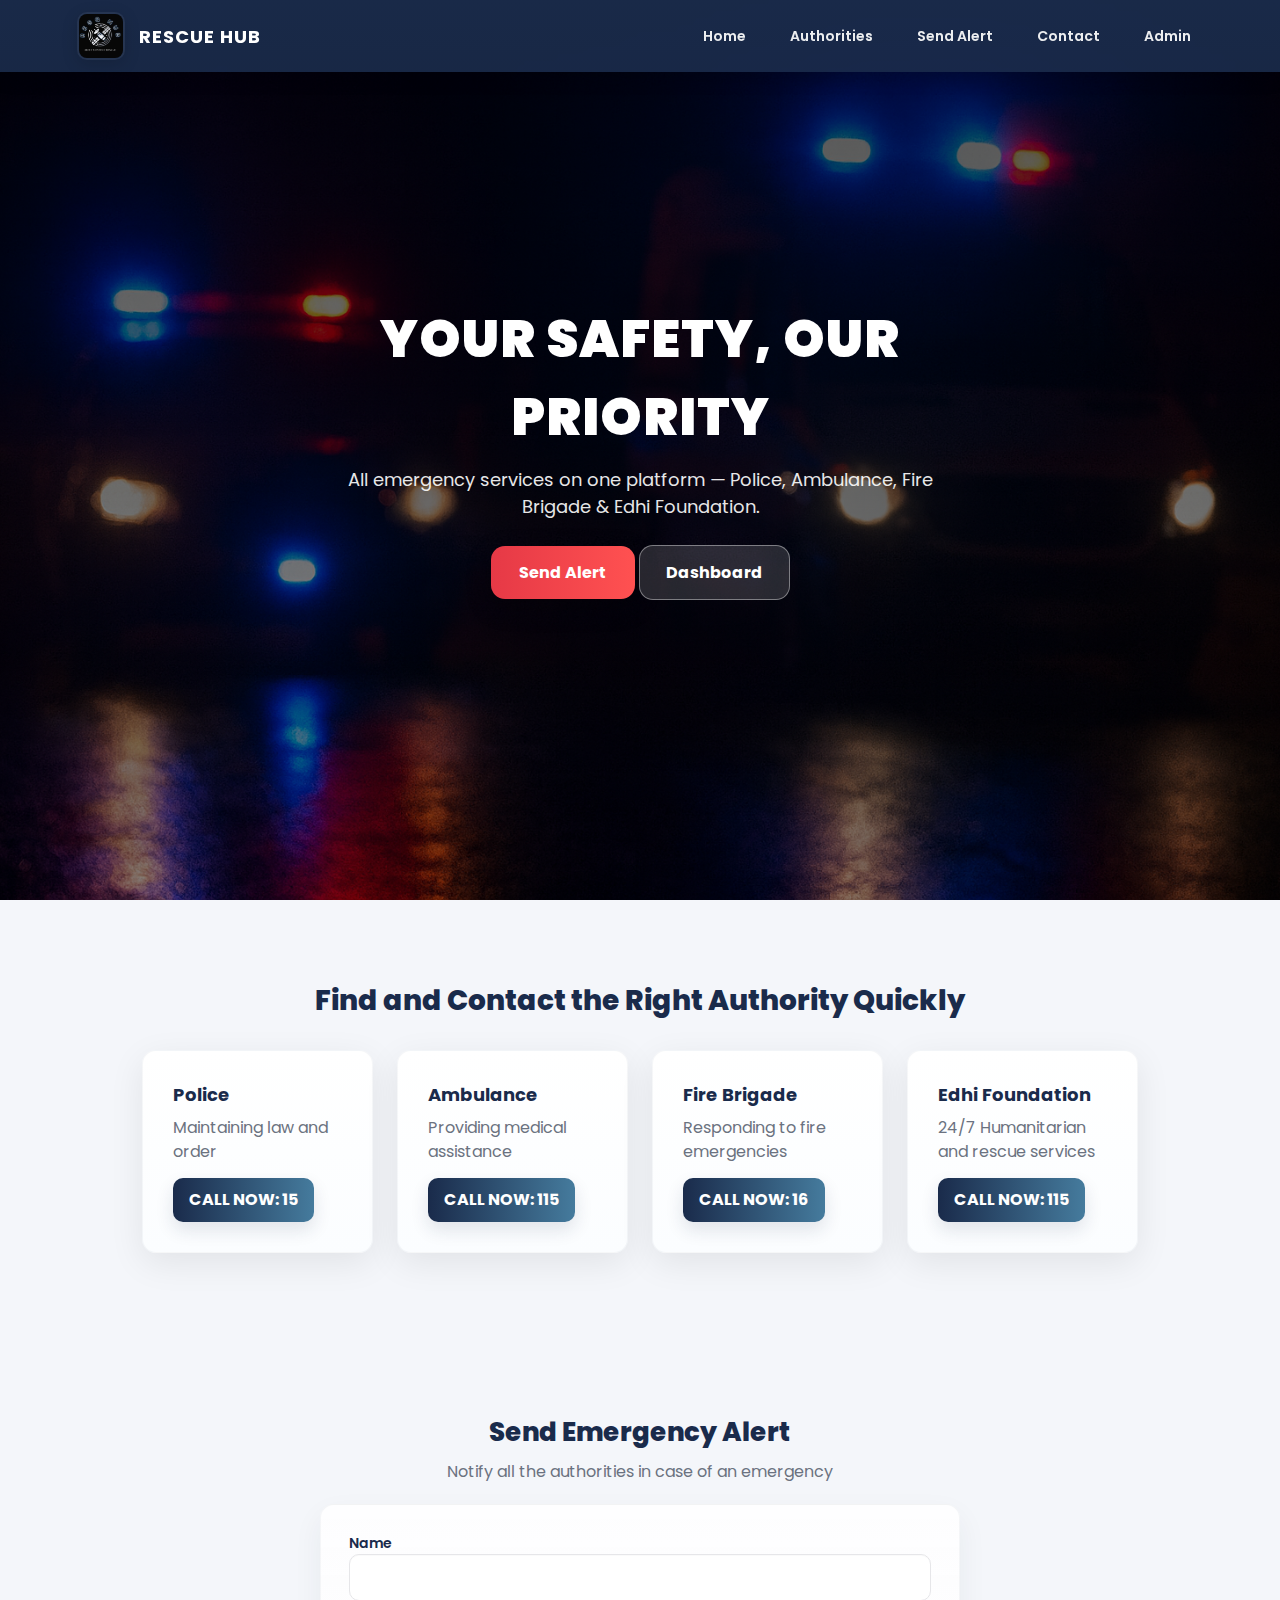
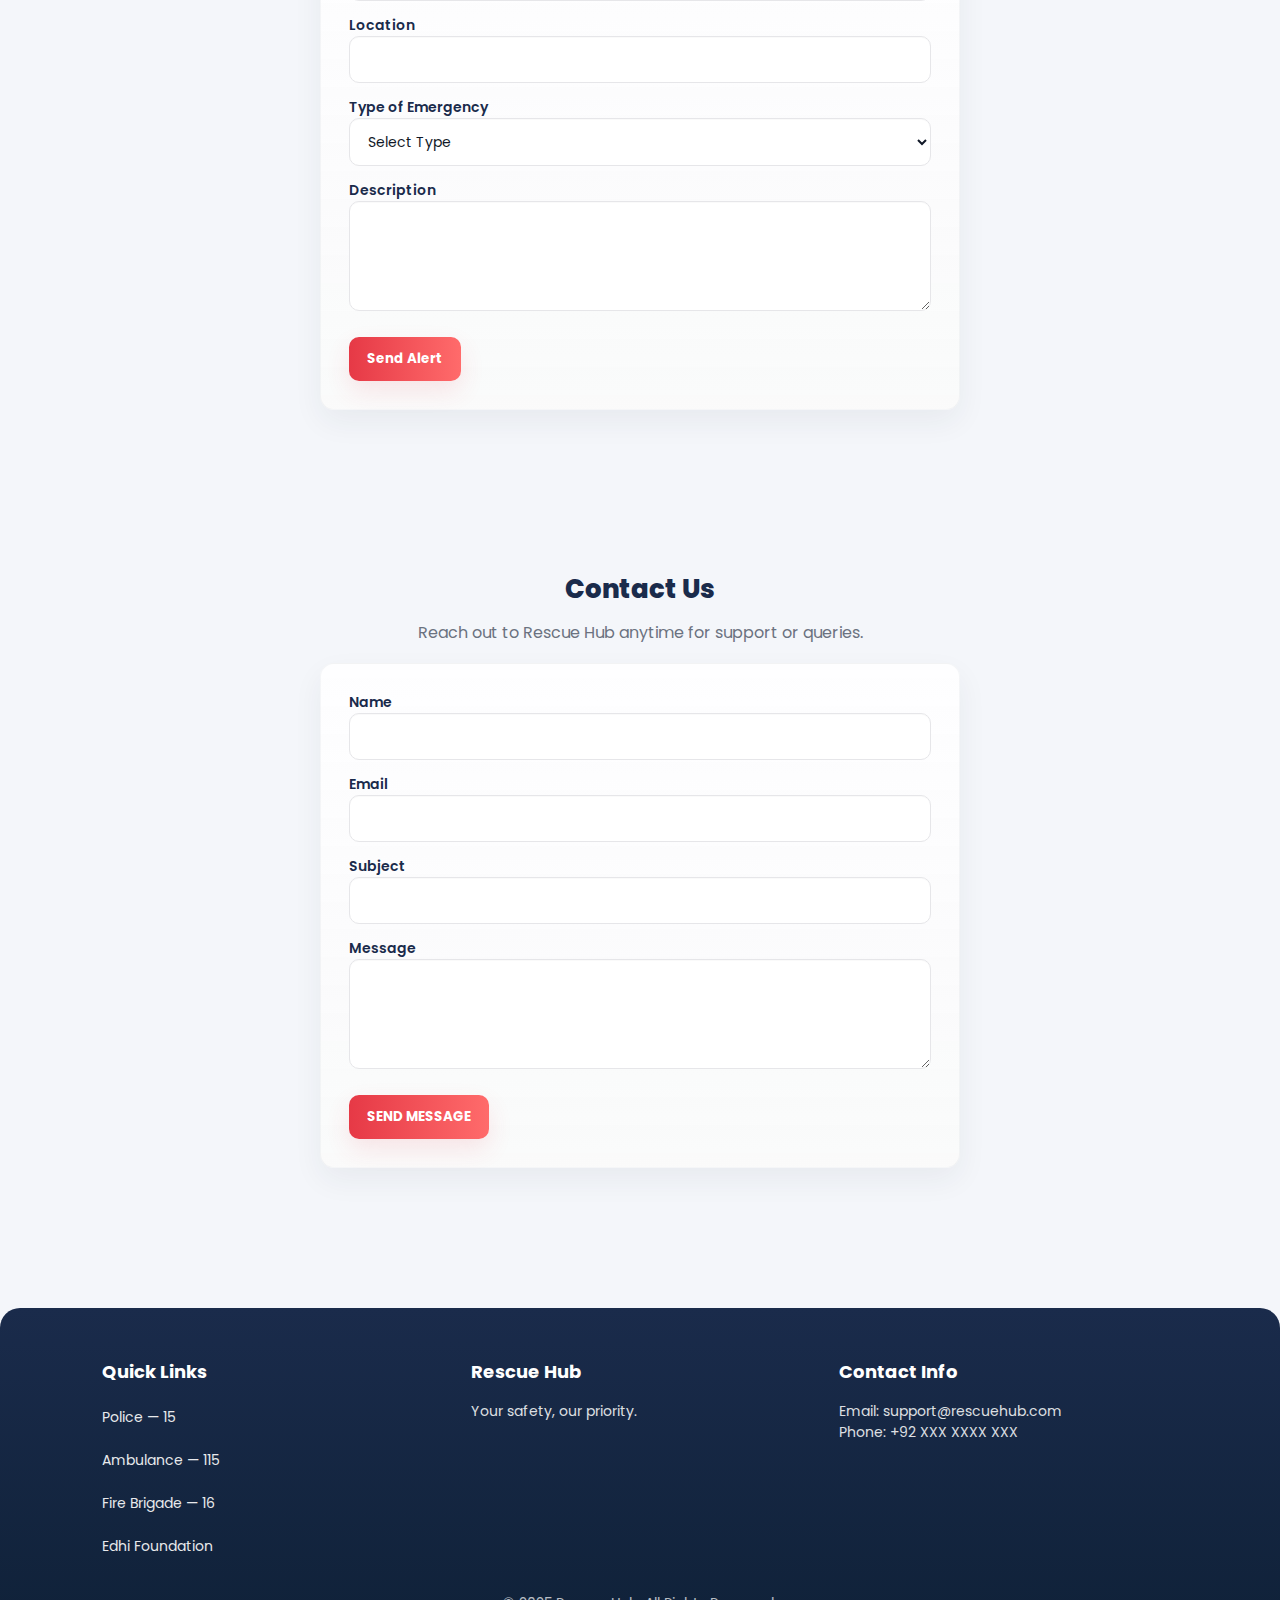
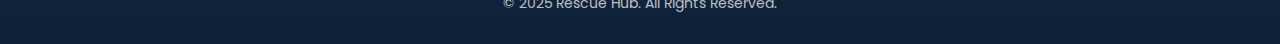
<file: Rescue Hub/index.html>
<!DOCTYPE html>
<html lang="en">
<head>
  <meta charset="utf-8" />
  <meta name="viewport" content="width=device-width,initial-scale=1" />
  <title>Rescue Hub — Single Page</title>
  <link rel="stylesheet" href="style.css" />
</head>
<body>

  <!-- HEADER / NAVBAR -->
  <header>
    <div class="logo-title">
      <img src="images/logo.jpg" alt="Rescue Hub logo" />
      <h1>RESCUE HUB</h1>
    </div>
    <nav>
      <a href="#home">Home</a>
      <a href="#authorities">Authorities</a>
      <a href="#alert">Send Alert</a>
      <a href="#contact">Contact</a>
      <a href="login.html">Admin</a>
    </nav>
  </header>

 <!-- HOME SECTION  -->
<section id="home" class="hero-section">
  <div class="overlay"></div>

  <div class="hero-content">
      <h1>Your Safety, Our Priority</h1>
      <p>All emergency services on one platform — Police, Ambulance, Fire Brigade & Edhi Foundation.</p>

      <button class="hero-btn" onclick="sendAlertShortcut()">
           Send Alert
      </button>
      <button class="hero-btn-secondary" onclick="location.href='dashboard.html'">
         Dashboard
    </button>
  </div>
</section>


  <!-- AUTHORITIES SECTION -->
  <section id="authorities">
    <h2>Find and Contact the Right Authority Quickly</h2>

    <div class="authorities-grid">
      <div class="authority-box">
        <h3>Police</h3>
        <p>Maintaining law and order</p>
        <a href="tel:15" class="call-box">CALL NOW: 15</a>
      </div>

      <div class="authority-box">
        <h3>Ambulance</h3>
        <p>Providing medical assistance</p>
        <a href="tel:115" class="call-box">CALL NOW: 115</a>
      </div>

      <div class="authority-box">
        <h3>Fire Brigade</h3>
        <p>Responding to fire emergencies</p>
        <a href="tel:16" class="call-box">CALL NOW: 16</a>
      </div>

      <div class="authority-box">
        <h3>Edhi Foundation</h3>
        <p>24/7 Humanitarian and rescue services</p>
        <a href="tel:115" class="call-box">CALL NOW: 115</a>
      </div>
    </div>
  </section>

  <!-- ALERT SECTION -->
  <section id="alert">
    <h2>Send Emergency Alert</h2>
    <p>Notify all the authorities in case of an emergency</p>

    <form id="alertForm" onsubmit="sendAlertFromForm(event)">
      <div>
        <label>Name
          <input type="text" name="name" required />
        </label>
      </div>
      <div>
        <label>Location
          <input type="text" name="location" required />
        </label>
      </div>
      <div>
        <label>Type of Emergency
          <select name="type" required>
            <option value="">Select Type</option>
            <option>Medical</option>
            <option>Fire</option>
            <option>Accident</option>
            <option>Other</option>
          </select>
        </label>
      </div>
      <div>
        <label>Description
          <textarea name="description" rows="4"></textarea>
        </label>
      </div>
      <button type="submit">Send Alert</button>
    </form>
  </section>

  <!-- CONTACT SECTION -->
  <section id="contact">
    <h2>Contact Us</h2>
    <p>Reach out to Rescue Hub anytime for support or queries.</p>

    <form id="contactForm" onsubmit="sendMessage(event)">
      <div>
        <label>Name
          <input type="text" name="name" required />
        </label>
      </div>
      <div>
        <label>Email
          <input type="email" name="email" required />
        </label>
      </div>
      <div>
        <label>Subject
          <input type="text" name="subject" required />
        </label>
      </div>
      <div>
        <label>Message
          <textarea name="message" rows="4"></textarea>
        </label>
      </div>
      <button type="submit">SEND MESSAGE</button>
    </form>
  </section>

  <!-- FOOTER -->
  <footer>
    <div class="footer-grid">

        <div class="footer-column">
            <h3>Quick Links</h3>
            <div class="footer-links">
                <a href="tel:15"> Police — 15</a>
                <a href="tel:115">Ambulance — 115</a>
                <a href="tel:16">Fire Brigade — 16</a>
                <a href="tel:115">Edhi Foundation</a>
            </div>
        </div>

        <div class="footer-column">
            <h3>Rescue Hub</h3>
            <p>Your safety, our priority.</p>
        </div>

        <div class="footer-column">
            <h3>Contact Info</h3>
            <p>Email: support@rescuehub.com</p>
            <p>Phone: +92 XXX XXXX XXX</p>
        </div>

    </div>

    <p class="footer-bottom">© 2025 Rescue Hub. All Rights Reserved.</p>
</footer>


  <!-- SIMPLE JS -->
  <script>
    function sendAlertShortcut() {
      location.hash = '#alert';
    }

    function sendAlertFromForm(e) {
      e.preventDefault();
      alert('Emergency alert has been sent!');
      e.target.reset();
    }

    function sendMessage(e) {
      e.preventDefault();
      alert('Your message has been sent!');
      e.target.reset();
    }
  </script>

</body>
</html>
</file>
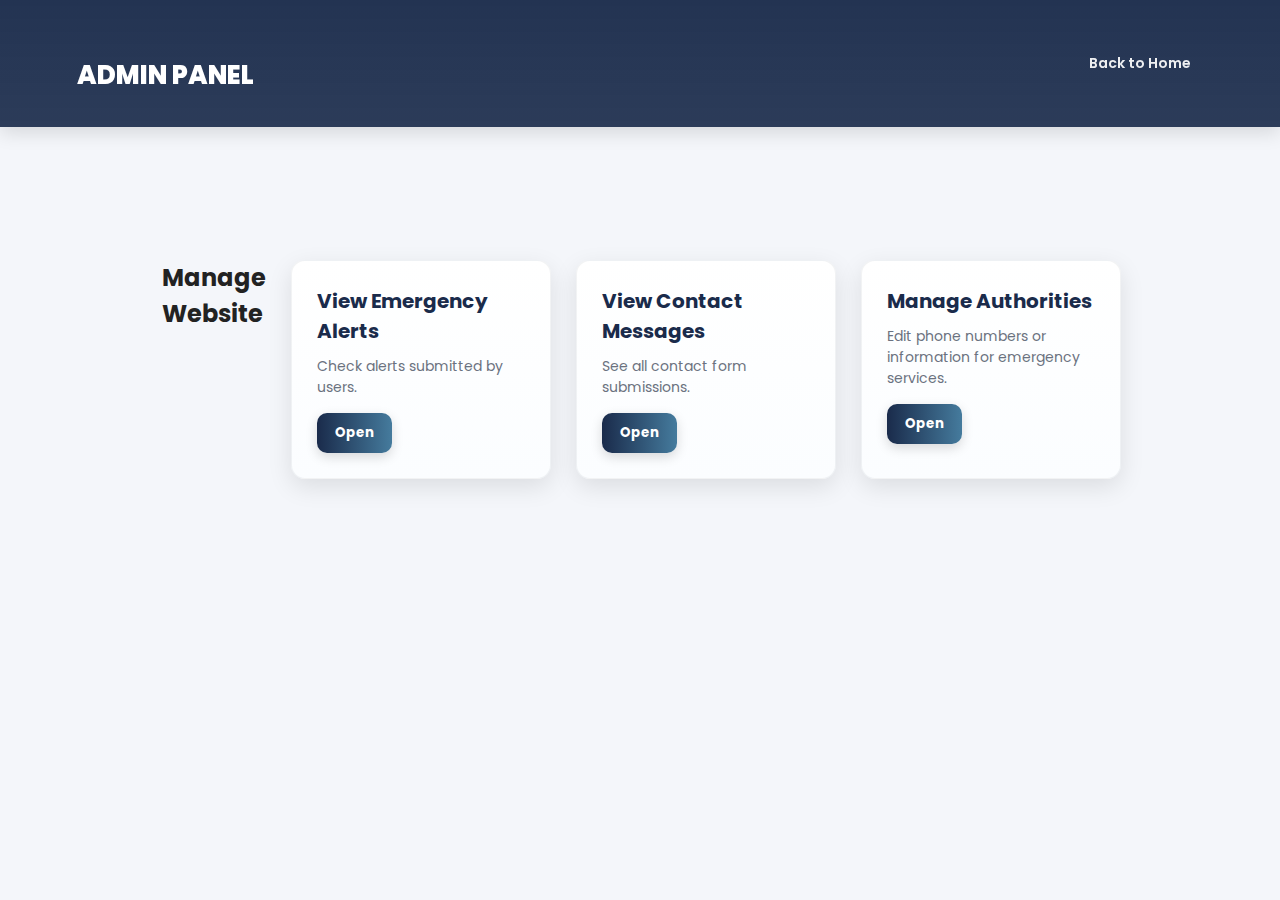
<file: Rescue Hub/admin.html>
<!DOCTYPE html>
<html lang="en">
<head>
  <meta charset="UTF-8">
  <meta name="viewport" content="width=device-width, initial-scale=1.0">
  <title>Rescue Hub — Admin Panel</title>
  <link rel="stylesheet" href="style.css">
</head>
<body>
  

    <header>
      <h1 class="admin-heading">ADMIN PANEL</h1>
      <nav>
        <a href="index.html">Back to Home</a>
      </nav>
    </header>
    
    <div class="admin-page">
      <section class="admin-container">
        <h2>Manage Website</h2>
    
        <div class="admin-box">
          <h3>View Emergency Alerts</h3>
          <p>Check alerts submitted by users.</p>
          <button onclick="window.location.href='emergency-alerts.html'">Open</button>
        </div>
    
        <div class="admin-box">
          <h3>View Contact Messages</h3>
          <p>See all contact form submissions.</p>
          <button onclick="window.location.href='contact-messages.html'">Open</button>
        </div>
    
        <div class="admin-box">
          <h3>Manage Authorities</h3>
          <p>Edit phone numbers or information for emergency services.</p>
          <button onclick="window.location.href='authorities.html'">Open</button>
        </div>
    
      </section>
    </div>
    
    </body>
    
</html>
</file>
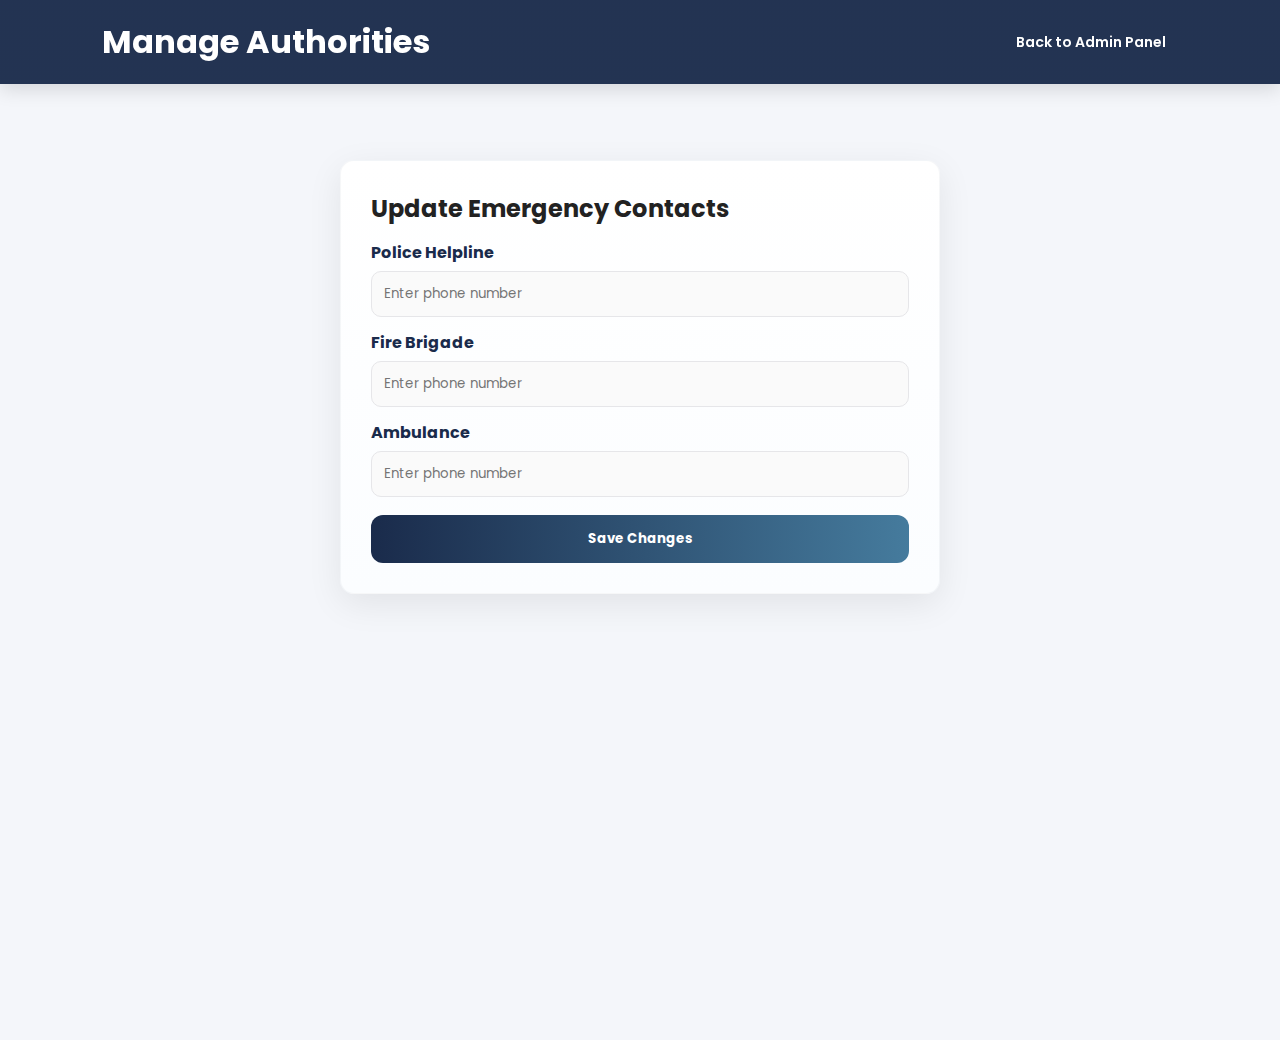
<file: Rescue Hub/authorities.html>
<!DOCTYPE html>
<html lang="en">
<head>
  <meta charset="UTF-8">
  <meta name="viewport" content="width=device-width, initial-scale=1.0">
  <title>Manage Authorities</title>
  <link rel="stylesheet" href="style.css">
</head>
<body>

<header class="admin-header">
  <h1>Manage Authorities</h1>
  <nav><a href="admin.html" class="back-admin">Back to Admin Panel</a></nav>
</header>

<section class="authority-section">
  <div class="authority-box">
    <h2>Update Emergency Contacts</h2>

    <label>Police Helpline</label>
    <input type="text" placeholder="Enter phone number">

    <label>Fire Brigade</label>
    <input type="text" placeholder="Enter phone number">

    <label>Ambulance</label>
    <input type="text" placeholder="Enter phone number">

    <button class="save-btn">Save Changes</button>
  </div>
</section>

</body>
</html>
</file>
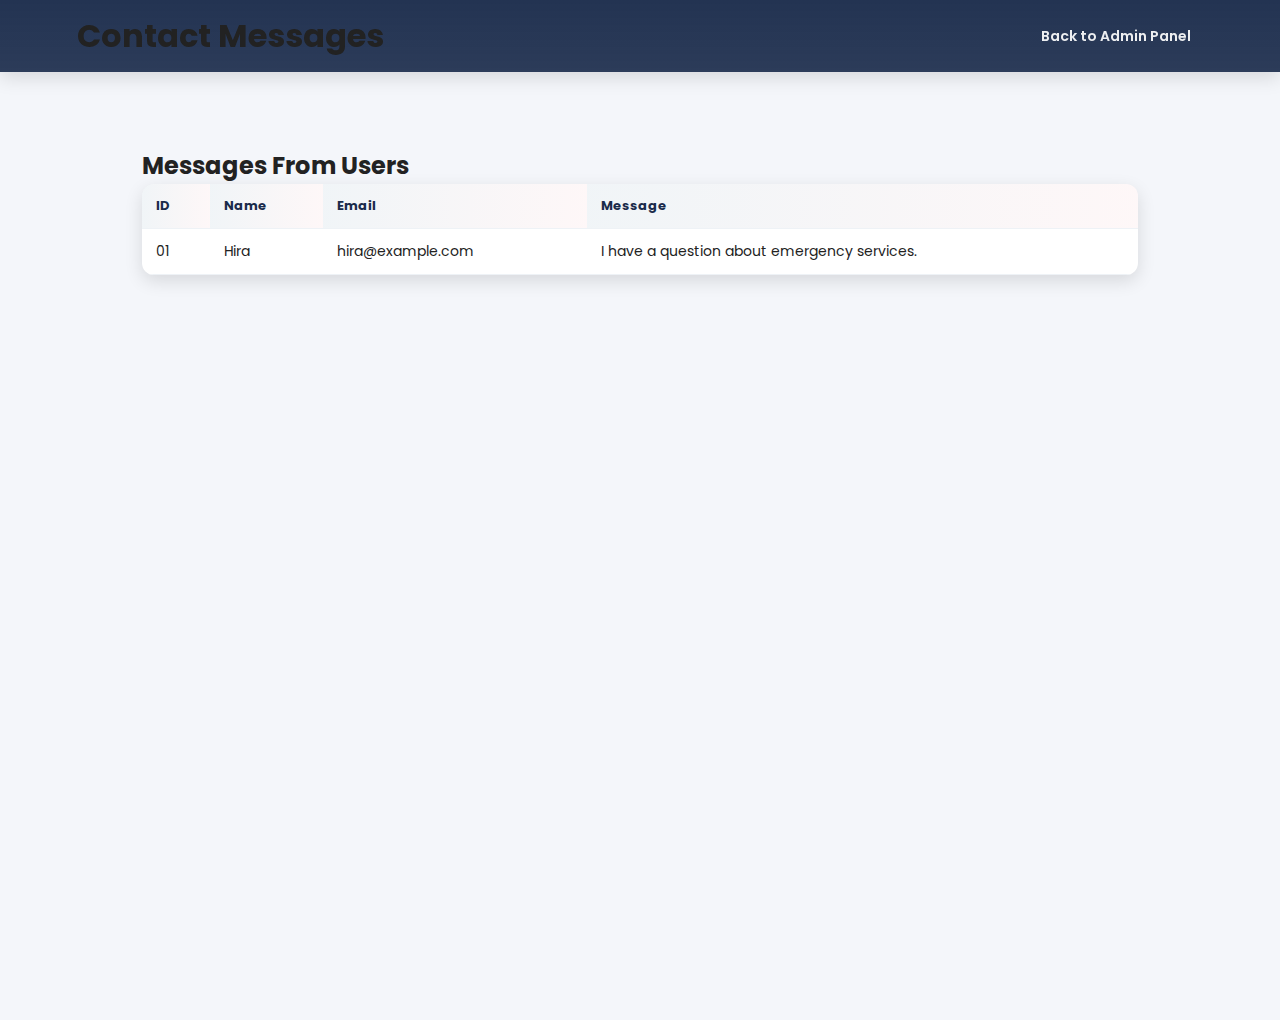
<file: Rescue Hub/contact-messages.html>
<!DOCTYPE html>
<html lang="en">
<head>
  <meta charset="UTF-8">
  <meta name="viewport" content="width=device-width, initial-scale=1.0">
  <title>Contact Messages — Admin</title>
  <link rel="stylesheet" href="style.css">
</head>
<body>

<header>
  <h1>Contact Messages</h1>
  <nav><a href="admin.html">Back to Admin Panel</a></nav>
</header>

<section class="table-section">
  <h2>Messages From Users</h2>

  <table class="data-table">
    <tr>
      <th>ID</th>
      <th>Name</th>
      <th>Email</th>
      <th>Message</th>
    </tr>

    <tr>
      <td>01</td>
      <td>Hira</td>
      <td>hira@example.com</td>
      <td>I have a question about emergency services.</td>
    </tr>

  </table>
</section>

</body>
</html>
</file>
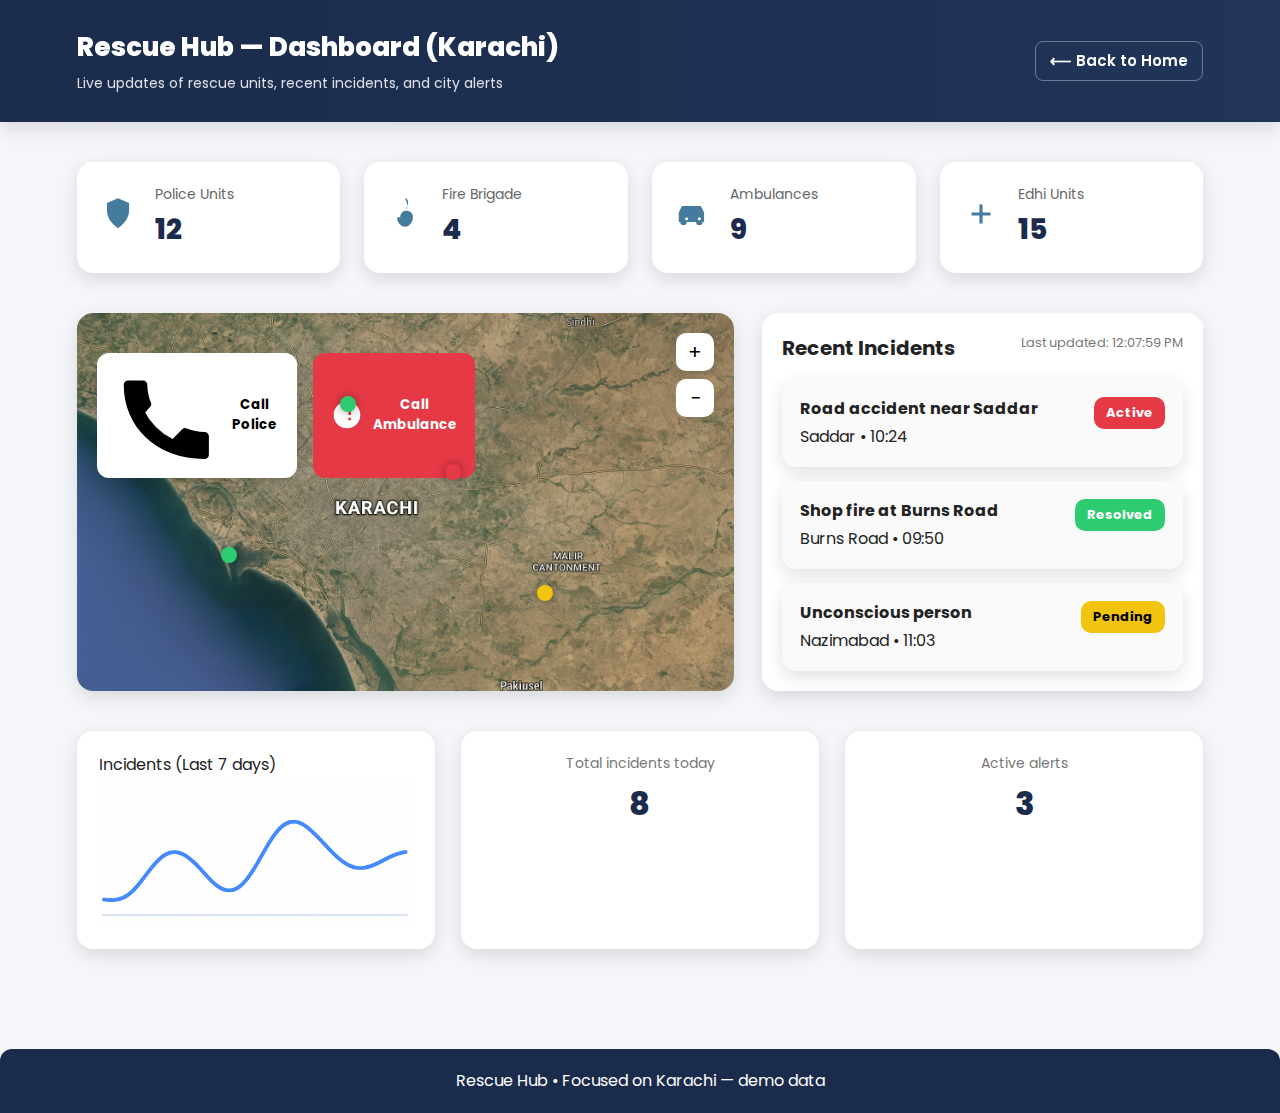
<file: Rescue Hub/dashboard.html>
<!doctype html>
<html lang="en">
<head>
  <meta charset="utf-8" />
  <meta name="viewport" content="width=device-width,initial-scale=1" />
  <title>Rescue Hub — Karachi Dashboard</title>
  <link rel="stylesheet" href="style.css">
</head>
<body>
  <!-- Minimal header -->
  <header class="mini-header">
    <div class="title-wrap">
      <h1>Rescue Hub — Dashboard (Karachi)</h1>
      <p class="subtitle">Live updates of rescue units, recent incidents, and city alerts</p>
    </div>
    <a class="back-home" href="index.html" title="Back to Home">⟵ Back to Home</a>
  </header>

  <main class="wrap">
    <!-- Top stat cards -->
    <section class="top-cards">
      <div class="card stat">
        <div class="icon shield" aria-hidden="true">
          <!-- simple shield svg -->
          <svg viewBox="0 0 24 24"><path fill="currentColor" d="M12 2l7 3v5c0 5-4 9-7 11-3-2-7-6-7-11V5l7-3z"/></svg>
        </div>
        <div class="stat-body">
          <div class="label">Police Units</div>
          <div class="value" id="policeCount">12</div>
        </div>
      </div>

      <div class="card stat">
        <div class="icon flame" aria-hidden="true">
          <svg viewBox="0 0 24 24"><path fill="currentColor" d="M12 2s1.5 3 1.5 4.8S12 9 12 9s2-1.5 2-4.2S12 2 12 2zM7 14c0 3.9 2.9 6 5 6s5-2.1 5-6c0-2.6-2-4-4-4-2 0-4 1.2-4 4z"/></svg>
        </div>
        <div class="stat-body">
          <div class="label">Fire Brigade</div>
          <div class="value" id="fireCount">4</div>
        </div>
      </div>

      <div class="card stat">
        <div class="icon ambulance" aria-hidden="true">
          <svg viewBox="0 0 24 24"><path fill="currentColor" d="M3 11v6h1a2 2 0 0 0 4 0h6a2 2 0 0 0 4 0h1v-6l-2-4H5L3 11zm5 5a1 1 0 1 1 0-2 1 1 0 0 1 0 2zm8 0a1 1 0 1 1 0-2 1 1 0 0 1 0 2z"/></svg>
        </div>
        <div class="stat-body">
          <div class="label">Ambulances</div>
          <div class="value" id="ambuCount">9</div>
        </div>
      </div>

      <div class="card stat">
        <div class="icon plus" aria-hidden="true">
          <svg viewBox="0 0 24 24"><path fill="currentColor" d="M11 11V6h2v5h5v2h-5v5h-2v-5H6v-2z"/></svg>
        </div>
        <div class="stat-body">
          <div class="label">Edhi Units</div>
          <div class="value" id="edhiCount">15</div>
        </div>
      </div>
    </section>

    <!-- main area: map left + incidents right -->
    <section class="main-area">
      <div class="map-panel" role="img" aria-label="Map showing unit locations">
        <div class="map-controls">
          <button class="map-btn" title="Zoom in">+</button>
          <button class="map-btn" title="Zoom out">−</button>
        </div>

    
        <div class="map-pins" aria-hidden="true">
          <span class="pin red" style="left:56%; top:40%"></span>
          <span class="pin green" style="left:22%; top:62%"></span>
          <span class="pin yellow" style="left:70%; top:72%"></span>
          <span class="pin green" style="left:40%; top:22%"></span>
        </div>

        <div class="map-actions">
          <button class="call-btn small" onclick="callNumber('15')">
            <svg class="icon" viewBox="0 0 24 24"><path fill="currentColor" d="M6.6 10.8a15 15 0 0 0 6.6 6.6l2.2-2.2a1 1 0 0 1 1.1-.2c1.2.5 2.6.8 4 .8a1 1 0 0 1 1 1V21a1 1 0 0 1-1 1C9.4 22 2 14.6 2 5a1 1 0 0 1 1-1h3.4a1 1 0 0 1 1 1c0 1.4.3 2.8.8 4 .2.4.1.9-.2 1.1l-2.4 2.7z"/></svg>
            Call Police
          </button>

          <button class="call-btn primary" onclick="callNumber('1122')">
            <svg class="icon" viewBox="0 0 24 24"><path fill="currentColor" d="M12 2c5.6 0 10 4.4 10 10s-4.4 10-10 10S2 17.6 2 12 6.4 2 12 2zm1 14h2v-2h-2v2zm0-4h2V7h-2v5z"/></svg>
            Call Ambulance
          </button>
        </div>
      </div>

      <aside class="incidents-panel">
        <div class="inc-header">
          <h2>Recent Incidents</h2>
          <div class="updated">Last updated: <span id="lastUpdate">—</span></div>
        </div>

        <div id="incList" class="inc-list" aria-live="polite">
          <!-- JS will inject incidents -->
        </div>
      </aside>
    </section>

    <!-- quick analytics row -->
    <section class="analytics">
      <div class="chart card">
        <div class="chart-title">Incidents (Last 7 days)</div>
        <!-- placeholder chart area -->
        <div class="chart-placeholder">
          <img src="images/chart.png" alt="Incidents Chart">
        </div>
        
      </div>

      <div class="card small">
        <div class="label muted">Total incidents today</div>
        <div class="value big" id="totalInc">8</div>
      </div>

      <div class="card small">
        <div class="label muted">Active alerts</div>
        <div class="value big" id="activeAlerts">3</div>
      </div>
    </section>

  </main>

  <footer class="footer">Rescue Hub • Focused on Karachi — demo data</footer>

  <script>
    // demo incidents
    const incidents = [
      {id:1, title:'Road accident near Saddar', loc:'Saddar', time:'10:24', status:'Active', tag:'red'},
      {id:2, title:'Shop fire at Burns Road', loc:'Burns Road', time:'09:50', status:'Resolved', tag:'green'},
      {id:3, title:'Unconscious person', loc:'Nazimabad', time:'11:03', status:'Pending', tag:'yellow'}
    ];

    function renderIncidents(list){
      const container = document.getElementById('incList');
      container.innerHTML = '';
      list.forEach(it=>{
        const item = document.createElement('article');
        item.className = 'incident card';
        item.innerHTML = `
          <div class="incident-main">
            <div class="incident-title">${it.title}</div>
            <div class="incident-meta">${it.loc} • ${it.time}</div>
          </div>
          <div class="incident-status ${it.tag}">${it.status}</div>
        `;
        container.appendChild(item);
      });
    }

    // initial render
    renderIncidents(incidents);
    document.getElementById('lastUpdate').innerText = new Date().toLocaleTimeString();

    // simulated live counters
    setInterval(()=> {
      const r = ()=>Math.floor(Math.random()*6)+3;
      document.getElementById('policeCount').innerText = r() + 6;
      document.getElementById('fireCount').innerText = Math.floor(Math.random()*5)+1;
      document.getElementById('ambuCount').innerText = Math.floor(Math.random()*8)+2;
      document.getElementById('edhiCount').innerText = Math.floor(Math.random()*20)+5;
      document.getElementById('totalInc').innerText = Math.floor(Math.random()*12)+2;
      document.getElementById('activeAlerts').innerText = Math.floor(Math.random()*6);
      document.getElementById('lastUpdate').innerText = new Date().toLocaleTimeString();
    },7000);

    function callNumber(num){
      if(confirm('Call '+num+'? (Opens phone app on mobile)')){
        window.location.href = 'tel:'+num;
      }
    }
  </script>
</body>
</html>
</file>
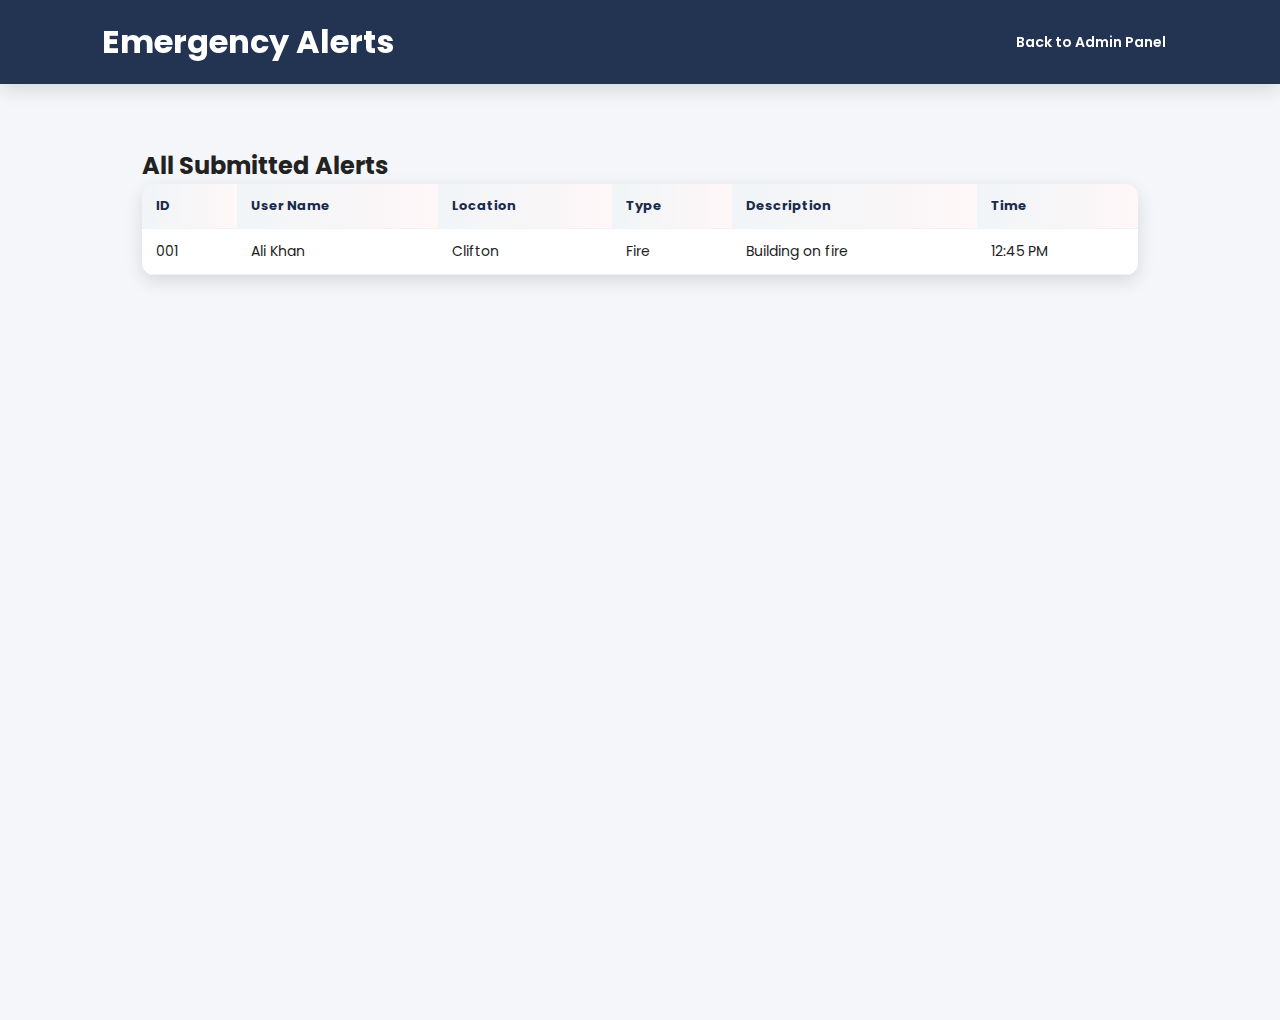
<file: Rescue Hub/emergency-alerts.html>
<!DOCTYPE html>
<html lang="en">
<head>
  <meta charset="UTF-8">
  <meta name="viewport" content="width=device-width, initial-scale=1.0">
  <title>Emergency Alerts — Admin</title>
  <link rel="stylesheet" href="style.css">
</head>
<body>

<header class="admin-header">
  <h1>Emergency Alerts</h1>
  <nav><a href="admin.html" class="back-admin">Back to Admin Panel</a></nav>
</header>

<section class="table-section">
  <h2>All Submitted Alerts</h2>

  <table class="data-table">
    <tr>
      <th>ID</th>
      <th>User Name</th>
      <th>Location</th>
      <th>Type</th>
      <th>Description</th>
      <th>Time</th>
    </tr>

    <tr>
      <td>001</td>
      <td>Ali Khan</td>
      <td>Clifton</td>
      <td>Fire</td>
      <td>Building on fire</td>
      <td>12:45 PM</td>
    </tr>

  </table>
</section>

</body>
</html>
</file>
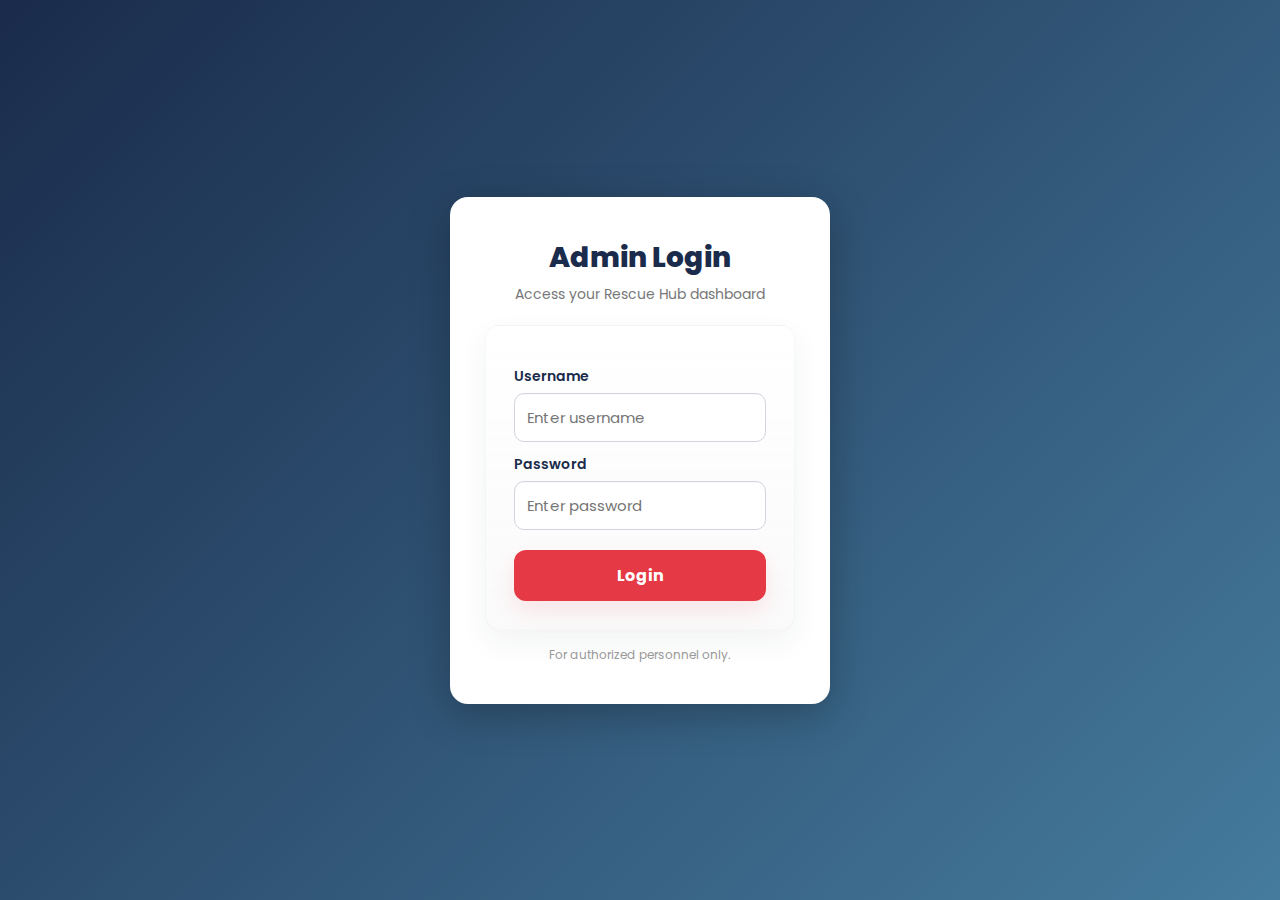
<file: Rescue Hub/login.html>
<!DOCTYPE html>
<html lang="en">
<head>
  <meta charset="UTF-8">
  <meta name="viewport" content="width=device-width, initial-scale=1.0">
  <title>Admin Login — Rescue Hub</title>
  <link rel="stylesheet" href="style.css">
</head>

<body class="login-page">

  <div class="login-container">

    <div class="login-box">
      <h2>Admin Login</h2>
      <p class="sub">Access your Rescue Hub dashboard</p>

      <form id="loginForm" onsubmit="return login(event)">
        
        <label>Username</label>
        <input type="text" id="username" required placeholder="Enter username">

        <label>Password</label>
        <input type="password" id="password" required placeholder="Enter password">

        <button type="submit" class="login-btn">Login</button>

      </form>

      <p class="note">For authorized personnel only.</p>
    </div>

  </div>

<script>
  function login(e){
    e.preventDefault();

    const user = document.getElementById("username").value;
    const pass = document.getElementById("password").value;

    if(user === "admin" && pass === "12345"){
      localStorage.setItem("adminLoggedIn", "true");
      alert("Login successful!");
      window.location.href = "admin.html";
    } else {
      alert("Incorrect username or password");
    }
  }
</script>

</body>
</html>
</file>
<file: Rescue Hub/style.css>
/* Import Google Font */
@import url('https://fonts.googleapis.com/css2?family=Poppins:wght@300;400;600;700;800&display=swap');

:root{
  --navy: #1A2B4B;
  --red: #E63946;
  --soft-blue: #457B9D;
  --bg: #F8F9FA;
  --muted: #6B7280;
  --card-bg: #FFFFFF;
  --glass: rgba(255,255,255,0.6);
  --shadow-1: 0 6px 20px rgba(26,43,75,0.10);
  --shadow-2: 0 10px 30px rgba(26,43,75,0.12);
  --radius: 12px;
  --max-width: 1200px;
}

/* Reset */
*{
  box-sizing: border-box;
  margin:0;
  padding:0;
}
html,body{height:100%}
body{
  font-family: 'Poppins', Arial, Helvetica, sans-serif;
  background: var(--bg);
  color: #111827;
  -webkit-font-smoothing:antialiased;
  -moz-osx-font-smoothing:grayscale;
  line-height:1.5;
  overflow-x:hidden;
}

/* ---------- HEADER / NAV ---------- */
header{
  position:fixed;
  top:0;
  left:0;
  width:100%;
  z-index:1100;
  backdrop-filter: blur(6px);
  background: linear-gradient(180deg, rgba(26,43,75,0.96), rgba(26,43,75,0.92));
  padding: 12px 6%;
  box-shadow: var(--shadow-1);
  display:flex;
  align-items:center;
  justify-content:space-between;
  gap:20px;
}

/* logo + title */
.logo-title{
  display:flex;
  align-items:center;
  gap:14px;
}
.logo-title img{
  width:48px;
  height:48px;
  border-radius:10px;
  object-fit:cover;
  border:2px solid rgba(255,255,255,0.06);
  box-shadow: 0 4px 16px rgba(0,0,0,0.15);
}
.logo-title h1{
  color:#fff;
  font-size:18px;
  letter-spacing:1px;
  font-weight:700;
  margin:0;
}

/* nav */
nav{
  display:flex;
  align-items:center;
  gap:20px;
}
nav a{
  color: rgba(255,255,255,0.92);
  text-decoration:none;
  font-weight:600;
  padding:8px 12px;
  border-radius:10px;
  transition: all .18s ease;
  font-size:14px;
}
nav a:hover{
  transform:translateY(-3px);
  background: rgba(255,255,255,0.06);
  color: #fff;
}

/* mobile: collapse nav to wrap */
@media (max-width:760px){
  header{padding:10px 5%}
  nav{gap:12px;overflow:auto}
}


   .hero-section {
    position: relative;
    height: 100vh;                  
    width: 100%;
    background: url('images/emergency-bg.png') center/cover no-repeat;
    display: flex;
    justify-content: center;
    align-items: center;
    color: #ffffff;
    text-align: center;
    overflow: hidden;
   }

.hero-section .overlay {
    position: absolute;
    top: 0;
    left: 0;
    width: 100%;
    height: 100%;
    background: linear-gradient(
        rgba(0,0,0,0.65),
        rgba(0,0,0,0.45)
    );                                   
    z-index: 1;
  
}

.hero-content {
    position: relative;
    z-index: 2;                           
    max-width: 650px;
    padding: 20px;
    animation: fadeIn 1.5s ease;          
}

.hero-content h1 {
    font-size: 52px;
    font-weight: 900;
    text-transform: uppercase;
    margin-bottom: 10px;
    letter-spacing: 1px;
}

.hero-content p {
    font-size: 18px;
    line-height: 1.5;
    opacity: 0.9;
    margin-bottom: 25px;
}

.hero-buttons {
  display: flex;
  gap: 16px;
  justify-content: center;
  flex-wrap: wrap;
}

.hero-btn {
    background: linear-gradient(90deg, #E63946, #ff5151);
    padding: 14px 28px;
    border: none;
    border-radius: 14px;
    color: #fff;
    font-size: 16px;
    font-weight: 700;
    cursor: pointer;
    transition: 0.3s ease;
    box-shadow: 0 8px 25px rgba(0,0,0,0.25);
}

.hero-btn-secondary {
  background: rgba(255,255,255,0.15);
  border: 1px solid rgba(255,255,255,0.4);
  padding: 14px 26px;
  border-radius: 14px;
  color: white;
  font-size: 16px;
  font-weight: 700;
  cursor: pointer;
  transition: 0.3s ease;
}

.hero-btn-secondary:hover {
  background: rgba(255,255,255,0.25);
  transform: translateY(-4px);
  box-shadow: 0 10px 25px rgba(0,0,0,0.25);
}

.hero-btn:hover {
    transform: translateY(-5px);
    box-shadow: 0 14px 35px rgba(0,0,0,0.35);
}

@keyframes fadeIn {
    from { opacity: 0; transform: translateY(20px); }
    to   { opacity: 1; transform: translateY(0); }
}


@media(max-width: 768px) {
    .hero-content h1 {
        font-size: 32px;
    }
    .hero-content p {
        font-size: 15px;
    }
    .hero-btn {
        padding: 12px 24px;
        font-size: 14px;
    }
}


/* ---------- AUTHORITIES ---------- */
#authorities{
  padding:80px 8%;
  max-width:var(--max-width);
  margin:0 auto;
  text-align:center;
}
#authorities h2{
  font-size:28px;
  color:var(--navy);
  font-weight:800;
  margin-bottom:20px;
}
.authorities-grid{
  display:grid;
  grid-template-columns: repeat(auto-fit, minmax(220px,1fr));
  gap:24px;
  margin-top:28px;
}
.authority-box{
  background: linear-gradient(180deg, #ffffff, #fbfdff);
  border-radius:16px;
  padding:26px;
  box-shadow: var(--shadow-1);
  border:1px solid rgba(26,43,75,0.04);
  transition: transform .18s ease, box-shadow .18s ease;
  text-align:left;
}
.authority-box:hover{
  transform:translateY(-8px);
  box-shadow: var(--shadow-2);
}
.authority-box h3{
  font-size:18px;
  color:var(--navy);
  margin-bottom:8px;
  font-weight:700;
}
.authority-box p{ color:var(--muted); margin-bottom:14px; }
.call-box{
  display:inline-block;
  padding:10px 16px;
  background: linear-gradient(90deg, var(--navy), var(--soft-blue));
  color:#fff;
  text-decoration:none;
  font-weight:700;
  border-radius:10px;
  box-shadow: 0 8px 18px rgba(26,43,75,0.12);
  transition: transform .12s ease, opacity .12s ease;
}
.call-box:hover{ transform: translateY(-4px); opacity:0.98; }

/* ---------- ALERT / FORMS ---------- */
#alert{
  padding:80px 8%;
  max-width:var(--max-width);
  margin:0 auto;
  text-align:center;
}
#alert h2{ color:var(--navy); font-size:26px; font-weight:800; margin-bottom:8px; }
#alert p{ color:var(--muted); margin-bottom:20px; }

/* modern form card */
form{
  max-width:640px;
  margin:0 auto;
  background: linear-gradient(180deg, rgba(255,255,255,0.85), rgba(250,250,250,0.92));
  padding:28px;
  border-radius:14px;
  border:1px solid rgba(26,43,75,0.04);
  box-shadow: 0 12px 30px rgba(26,43,75,0.06);
  text-align:left;
}
form div{ 
  margin-bottom:14px; 
}
form label{ 
  display:block; 
  font-weight:600; 
  color:var(--navy); 
  margin-bottom:8px; 
  font-size:14px;
}
form input, form select, form textarea{
  width:100%;
  padding:12px 14px;
  border-radius:10px;
  border:1px solid #e6e6e9;
  font-size:14px;
  color:#111827;
  outline:none;
  transition: box-shadow .12s ease, border-color .12s ease;
  background: #fff;
  box-shadow: inset 0 1px 0 rgba(0,0,0,0.02);
}
form input:focus, form select:focus, form textarea:focus{
  border-color: var(--soft-blue);
  box-shadow: 0 6px 20px rgba(69,123,157,0.08);
}
form button{
  margin-top:6px;
  background: linear-gradient(90deg, var(--red), #FF6B6B);
  border:none;
  padding:12px 18px;
  border-radius:10px;
  color:#fff;
  font-weight:700;
  cursor:pointer;
  box-shadow: 0 10px 24px rgba(230,57,70,0.12);
  transition: transform .12s ease;
}
form button:hover{ transform: translateY(-4px); }

/* ---------- CONTACT ---------- */
#contact{
  padding:80px 8%;
  max-width:var(--max-width);
  margin:0 auto 40px;
  text-align:center;
}
#contact h2{ color:var(--navy); margin-bottom:12px; font-size:26px; font-weight:800; }
#contact p{ color:var(--muted); margin-bottom:18px; }

/* ---------- FOOTER ---------- */
footer{
  margin-top:40px;
  background: linear-gradient(180deg, var(--navy), #0f2138);
  color:#fff;
  padding:50px 8% 30px;
  margin-top:60px;
  border-top-left-radius:20px;
  border-top-right-radius:20px;
}
.footer-grid{
  display: grid;
  grid-template-columns: repeat(auto-fit, minmax(220px, 1fr));
  gap: 30px;
  max-width: var(--max-width);
  margin: 0 auto 30px;
}

.footer-column h3{
  font-size: 18px;
  font-weight: 700;
  margin-bottom: 16px;
}

.footer-column p{
  opacity: 0.85;
  font-size: 14px;
}

.footer-links{
  display: flex;
  flex-direction: column;
  gap: 10px;
}

.footer-links a{
  text-decoration: none;
  color: #fff;
  opacity: 0.9;
  font-size: 14px;
  padding: 6px 0;
  transition: opacity 0.2s ease;
}

.footer-links a:hover{
  opacity: 1;
}

.footer-bottom{
  text-align: center;
  font-size: 14px;
  margin-top: 20px;
  opacity: 0.7;
}

/* Mobile */
@media (max-width: 600px){
  .footer-grid{
    grid-template-columns: 1fr;
    text-align: center;
  }
  .footer-links{
    align-items: center;
  }
}

/* ---------- ADMIN PAGES & DASHBOARD ---------- */
.admin-heading{ 
  text-align:center; 
  font-size:26px; 
  margin:20px 0; 
  color:#ffffff; 
  font-weight:800; 
  padding-top:24px;
}
.admin-page{ 
  padding:120px 8% 40px; 
  max-width:var(--max-width); 
  margin:0 auto; 
}
.admin-container{ 
  display:flex; 
  gap:25px; 
  justify-content: space-between;
  max-width:1200px; 
  padding: 0 20px;
  margin:140px auto 60px;
}
.admin-box{
  background: linear-gradient(180deg,#fff,#fbfdff);
  padding:25px;
  border-radius:14px;
  box-shadow: 0 8px 25px rgba(0, 0, 0, 0.10);
  border:1px solid rgba(26,43,75,0.06);
  transition: transform .2s ease, box-shadow .2s ease;
  text-align:left;
  flex: 1;
  min-width: 260px;
}
.admin-box h3{ 
  color:var(--navy); 
  margin-bottom:10px; 
  font-size:20px; 
  font-weight:700;
}
.admin-box:hover {
  transform: translateY(-6px);
  box-shadow: 0 12px 30px rgba(0,0,0,0.15);
}
.admin-box p{ 
  color:var(--muted); 
  margin-bottom:15px; 
  font-size: 14px;
}
.admin-box button{
  background: linear-gradient(90deg,var(--navy),var(--soft-blue));
  color:#fff;
  padding:10px 18px;
  border-radius:10px;
  border:none;
  cursor:pointer;
  font-weight:700;
  transition: all .25s ease;  
  box-shadow: 0 4px 12px rgba(0,0,0,0.15);
}
.admin-box button:hover {
  background: linear-gradient(90deg, #2C3E6B, #4B77A6);
  transform: translateY(-4px);
  box-shadow: 0 8px 20px rgba(0,0,0,0.25);
}

.admin-container-wrapper {
    max-width: 1200px;
    margin: 140px auto 0;
    padding: 0 20px;
}

.admin-container-title {
    font-size: 28px;
    font-weight: 800;
    color: var(--navy);
    margin-bottom: 25px;
}

/* admin header adjustments */
.admin-header{
  background: linear-gradient(180deg, rgba(26,43,75,0.96), rgba(26,43,75,0.96));
  color:#fff;
  padding:18px 8%;
  position:fixed;
  top:0; left:0; width:100%;
  z-index:1200;
  display:flex;
  justify-content:space-between;
  align-items:center;
  box-shadow: var(--shadow-1);
}
.back-admin{ color:#fff; font-weight:600; text-decoration:none; }

/* ---------- TABLE STYLING ---------- */
.table-section{ 
  margin-top:120px; 
  padding: 28px 8%; 
  max-width:var(--max-width); 
  margin-left:auto; 
  margin-right:auto; 
}
.data-table{
  width:100%;
  border-collapse:collapse;
  background:#fff;
  border-radius:12px;
  overflow:hidden;
  box-shadow: var(--shadow-1);
}
.data-table th, .data-table td{
  padding:12px 14px;
  border-bottom:1px solid #eef2f6;
  text-align:left;
  font-size:14px;
}
.data-table th{
  background: linear-gradient(90deg, rgba(69,123,157,0.08), rgba(230,57,70,0.04));
  color:var(--navy);
  font-weight:700;
  font-size:13px;
}

/* ---------- ALERTS TABLE ---------- */
.alerts-table{ 
  width:100%; 
  border-collapse:collapse; 
  margin-top:10px; 
  background:#fff; 
  box-shadow:var(--shadow-1); 
  border-radius:10px; 
  overflow:hidden; 
}
.alerts-table th, .alerts-table td{ 
  padding:12px 14px; 
  border-bottom:1px solid #f1f5f9; 
}
.alerts-table th{ 
  background: linear-gradient(90deg, rgba(230,57,70,0.06), rgba(69,123,157,0.04)); 
  color:var(--navy); 
}

/* ---------- FORMS IN ADMIN (authority-box) ---------- */
.authority-box{
  width:100%;
  max-width:600px;
  margin:0 auto;
  background: linear-gradient(180deg,#fff,#fbfdff);
  border-radius:14px;
  padding:30px;
  box-shadow: 0 10px 35px rgba(0,0,0,0.08);
  border:1px solid rgba(26,43,75,0.04);
}
.authority-section {
  margin-top: 140px;
  display: flex;
  justify-content: center;
  padding: 20px;
}
.authority-box label{ 
  font-weight:700; 
  color:var(--navy); 
  margin-top:14px; 
  display:block; 
}
.authority-box input{ 
  width:100%; 
  padding:12px; 
  border-radius:10px; 
  border:1px solid #e6e6e9; 
  margin-top:6px; 
  background: #fafafa;
}

/* Save button */
.save-btn{
  background: linear-gradient(90deg, var(--navy), var(--soft-blue));
  color:#fff;
  padding:14px;
  border-radius:12px;
  border:none;
  cursor:pointer;
  font-weight:700;
  margin-top:18px;
  width:100%;
}

/* ---------- RESPONSIVE ---------- */
@media (max-width: 992px){
  #home{ padding:120px 6% 60px; flex-direction:column; min-height:auto; text-align:center; }
  .home-image{ text-align:center; order:2; margin-top:18px; }
  .home-text{ order:1; padding:0; }
  header{ padding:12px 5%; }
  .authorities-grid{ grid-template-columns: 1fr 1fr; }
  .logo-title h1{ display:none; } /* hide long title on small screens */
}
@media (max-width: 640px){
  .authorities-grid{ grid-template-columns: 1fr; }
  nav{ gap:10px; font-size:13px; }
  .data-table th, .data-table td{ font-size:13px; padding:10px; }
  .home-text p{ font-size:28px; }
}

/* small polished helpers */
.lead { 
  color:var(--muted); 
  font-weight:600; 
}
.kicker { 
  color:var(--red); 
  font-weight:800; 
}

/* subtle entrance animation for cards */
@keyframes floatUp {
  from { transform: translateY(10px); opacity:0; }
  to { transform: translateY(0); opacity:1; }
}
.authority-box, .quicklink-box, .admin-box { 
  animation: floatUp .45s ease both; 
}


/*Dashboad Page */
:root{
  --navy: #1A2B4B;
  --red: #E63946;
  --blue: #457B9D;
  --light: #F8F9FA;
  --card-bg: #ffffff;
  --shadow-1: 0 6px 18px rgba(0,0,0,0.12);
  --shadow-2: 0 10px 30px rgba(0,0,0,0.16);
  --radius: 16px;
  --font: 'Poppins', sans-serif;
}

*{
  margin:0;
  padding:0;
  box-sizing:border-box;
  font-family:var(--font);
}

body{
  background:#f4f6fa;
  color:#222;
}

.mini-header{
  background: linear-gradient(90deg, var(--navy), #213559);
  padding:28px 6%;
  color:#fff;
  display:flex;
  justify-content:space-between;
  align-items:center;
  flex-wrap:wrap;
  box-shadow: var(--shadow-1);
  position:sticky;
}

.mini-header h1{
  font-size:26px;
  font-weight:800;
}

.subtitle{
  opacity:0.85;
  margin-top:6px;
  font-size:14px;
}

.back-home{
  color:#fff;
  font-weight:600;
  font-size:15px;
  text-decoration:none;
  border:1px solid rgba(255,255,255,0.35);
  padding:8px 14px;
  border-radius:8px;
  transition:0.2s;
}

.back-home:hover{
  background:rgba(255,255,255,0.15);
}

.wrap{
  padding:40px 6%;
}


.top-cards{
  display:flex;
  gap:24px;
  flex-wrap:wrap;
  margin-bottom:40px;
}

.card{
  background:var(--card-bg);
  border-radius:var(--radius);
  padding:22px;
  flex:1;
  min-width:220px;
  box-shadow:var(--shadow-1);
  transition:0.25s;
}

.card:hover{
  transform: translateY(-6px);
  box-shadow:var(--shadow-2);
}

.stat{
  display:flex;
  align-items:center;
  gap:18px;
}

.icon svg{
  width:38px;
  height:38px;
  color:var(--blue);
}

.stat-body .label{
  font-size:14px;
  color:#666;
}

.stat-body .value{
  font-size:28px;
  font-weight:800;
  margin-top:4px;
  color:var(--navy);
}

.main-area{
  display:flex;
  gap:28px;
  margin-bottom:40px;
  flex-wrap:wrap;
}


.map-panel{
  flex:2;
  background:#e5e9f2;
  border-radius:var(--radius);
  padding:20px;
  position:relative;
  box-shadow:var(--shadow-1);
  background-image:url('images/map.png'); 
  background-size:cover;
  background-position:center;
}


.map-controls{
  position:absolute;
  top:20px;
  right:20px;
  display:flex;
  flex-direction:column;
  gap:8px;
}

.map-btn{
  width:38px;
  height:38px;
  border:none;
  border-radius:10px;
  background:#fff;
  font-size:20px;
  cursor:pointer;
  box-shadow:var(--shadow-1);
  transition:0.25s;
}

.map-btn:hover{
  background:#f1f1f1;
}


.pin{
  width:16px;
  height:16px;
  border-radius:50%;
  position:absolute;
  box-shadow:0 0 10px rgba(0,0,0,0.4);
}

.pin.red{background:#e63946;}
.pin.green{background:#2ecc71;}
.pin.yellow{background:#f1c40f;}

.map-actions{
  margin-top:20px;
  display:flex;
  gap:16px;
  flex-wrap:wrap;
}

.call-btn{
  display:flex;
  align-items:center;
  gap:10px;
  padding:10px 18px;
  border-radius:12px;
  font-weight:700;
  border:none;
  cursor:pointer;
  background:#dfe6ee;
}

.call-btn.primary{
  background:var(--red);
  color:#fff;
}

.call-btn.small{
  background:#fff;
  box-shadow:var(--shadow-1);
}


.incidents-panel{
  flex:1.3;
  background:var(--card-bg);
  padding:20px;
  border-radius:var(--radius);
  box-shadow:var(--shadow-1);
}

.inc-header{
  display:flex;
  justify-content:space-between;
  margin-bottom:16px;
}

.inc-header h2{
  font-size:20px;
  font-weight:700;
}

.updated{
  font-size:13px;
  color:#777;
}

.inc-list{
  display:grid;
  gap:14px;
}


.incident{
  display:flex;
  justify-content:space-between;
  padding:18px;
  border-radius:14px;
  background:#fafafa;
  box-shadow:var(--shadow-1);
}

.incident-title{
  font-weight:700;
  margin-bottom:4px;
}

.incident-status{
  padding:6px 12px;
  border-radius:10px;
  font-size:13px;
  font-weight:700;
  height:fit-content;
}

.incident-status.red{background:#e63946; color:#fff;}
.incident-status.green{background:#2ecc71; color:#fff;}
.incident-status.yellow{background:#f1c40f; color:#000;}

.analytics{
  display:flex;
  gap:26px;
  flex-wrap:wrap;
}

.chart-placeholder{
  width:100%;
  height:150px;
  border-radius:var(--radius);
  background:#eef2f7;
  display:flex;
  justify-content:center;
  align-items:center;
  font-size:14px;
  color:#666;
}
.chart-placeholder img {
  width: 100%;
  height: 100%;
  object-fit: cover;
  border-radius: var(--radius);
}

.small{
  min-width:200px;
  text-align:center;
}

.label.muted{
  font-size:14px;
  color:#777;
}

.value.big{
  font-size:32px;
  font-weight:800;
  color:var(--navy);
  margin-top:6px;
}


.footer{
  margin-top:60px;
  padding:20px;
  text-align:center;
  background:#1A2B4B;
  color:white;
  border-radius:12px 12px 0 0;
}


@media(max-width:900px){
  .main-area{
      flex-direction:column;
  }
}

@media(max-width:600px){
  .top-cards{
      flex-direction:column;
  }
  .inc-header{
      flex-direction:column;
      gap:6px;
  }
}

/*Login Page*/

   .login-page {
    margin: 0;
    padding: 0;
    font-family: "Poppins", sans-serif;
    background: linear-gradient(135deg, #1A2B4B, #457B9D);
    height: 100vh;
    display: flex;
    justify-content: center;
    align-items: center;
  }
  
  .login-page .login-container {
    width: 100%;
    max-width: 420px;
    padding: 20px;
  }
  
  .login-page .login-box {
    background: #ffffff;
    padding: 40px 35px;
    border-radius: 18px;
    box-shadow: 0 10px 40px rgba(0,0,0,0.25);
    text-align: center;
  }
  
  .login-page h2 {
    font-size: 28px;
    font-weight: 800;
    margin-bottom: 5px;
    color: #1A2B4B;
  }
  
  .login-page .sub {
    font-size: 14px;
    color: #777;
    margin-bottom: 20px;
  }
  
  .login-page label {
    display: block;
    text-align: left;
    font-size: 14px;
    font-weight: 600;
    margin: 12px 0 6px;
    color: #1A2B4B;
  }
  
  .login-page input {
    width: 100%;
    padding: 12px;
    border-radius: 10px;
    border: 1.6px solid #d0d5dd;
    font-size: 15px;
    outline: none;
    transition: 0.2s;
  }
  
  .login-page input:focus {
    border-color: #457B9D;
    box-shadow: 0 0 0 3px rgba(69,123,157,0.25);
  }
  
  .login-page .login-btn {
    width: 100%;
    padding: 13px;
    margin-top: 20px;
    background: #E63946;
    border: none;
    border-radius: 12px;
    color: #fff;
    font-size: 16px;
    font-weight: 700;
    cursor: pointer;
    transition: 0.2s;
  }
  
  .login-page .login-btn:hover {
    background: #ff4d59;
    transform: translateY(-3px);
  }
  
  .login-page .note {
    margin-top: 16px;
    font-size: 12px;
    color: #999;
  }
</file>
